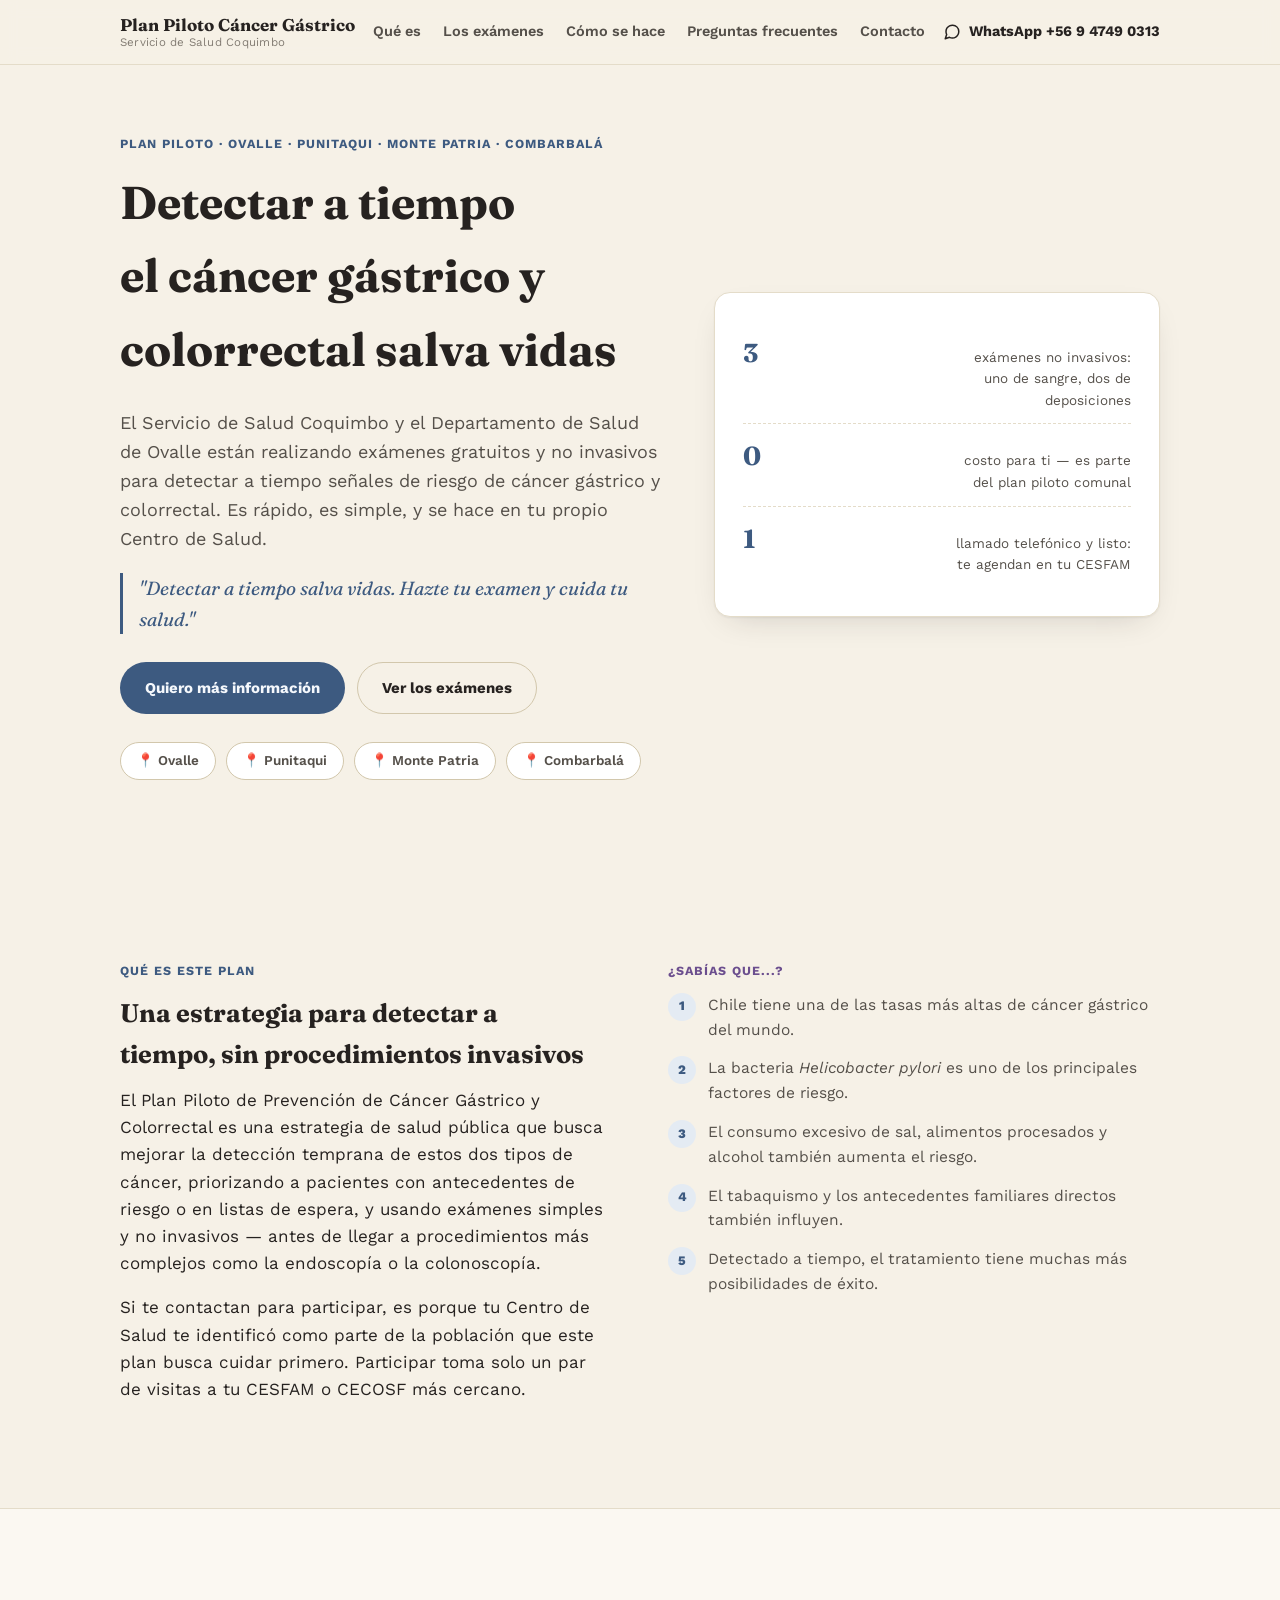
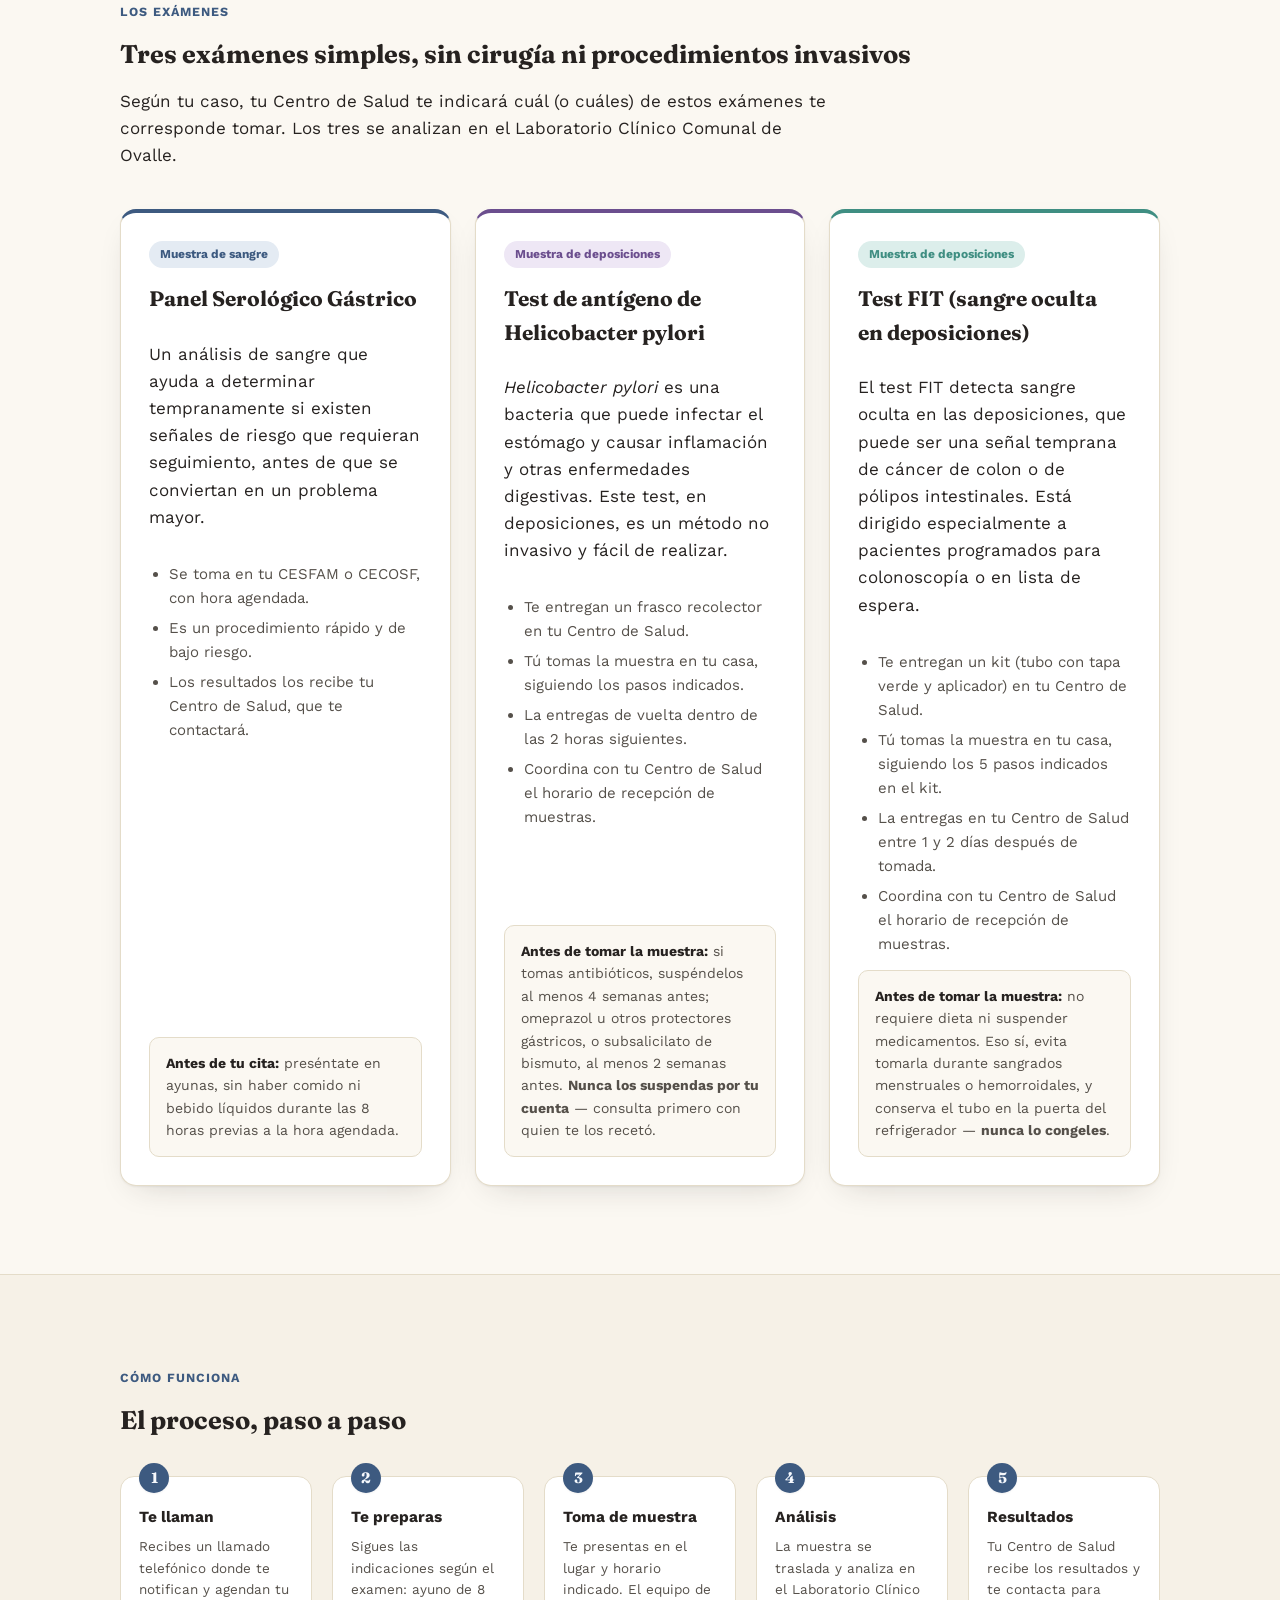
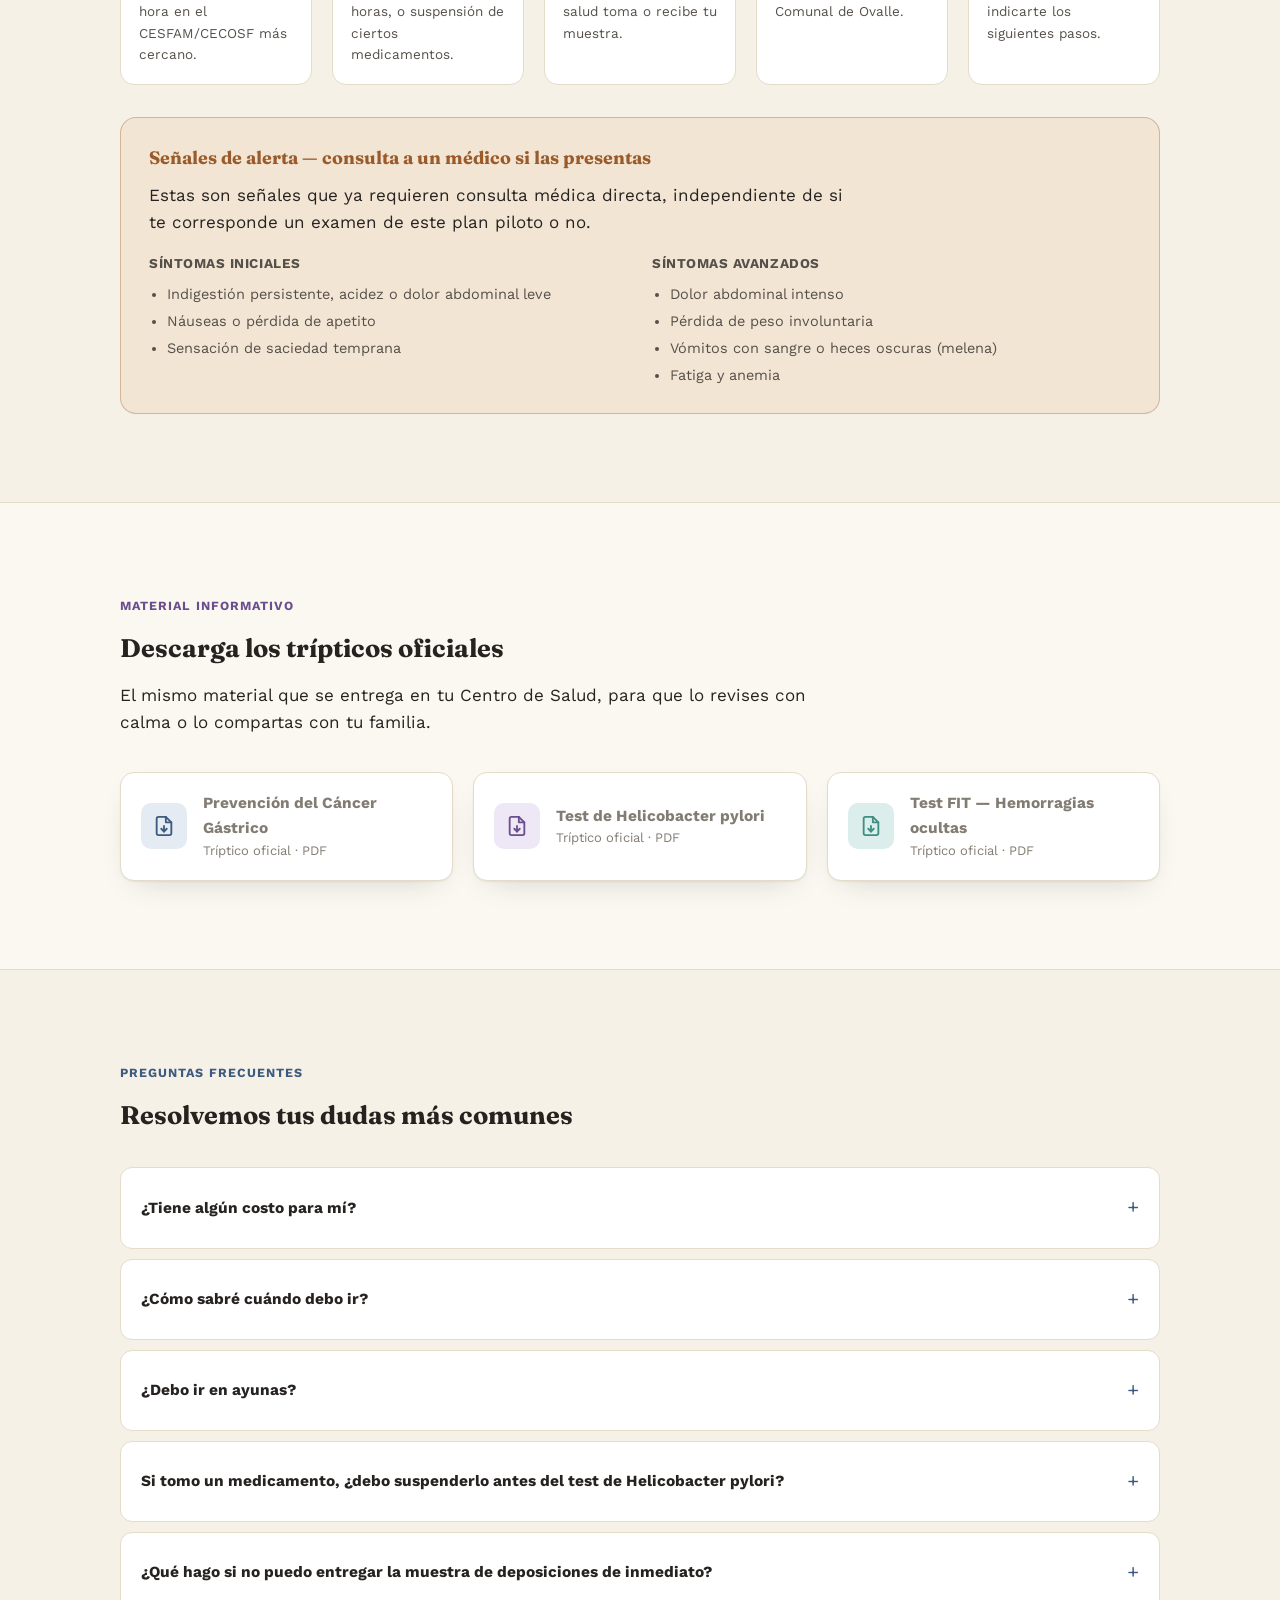
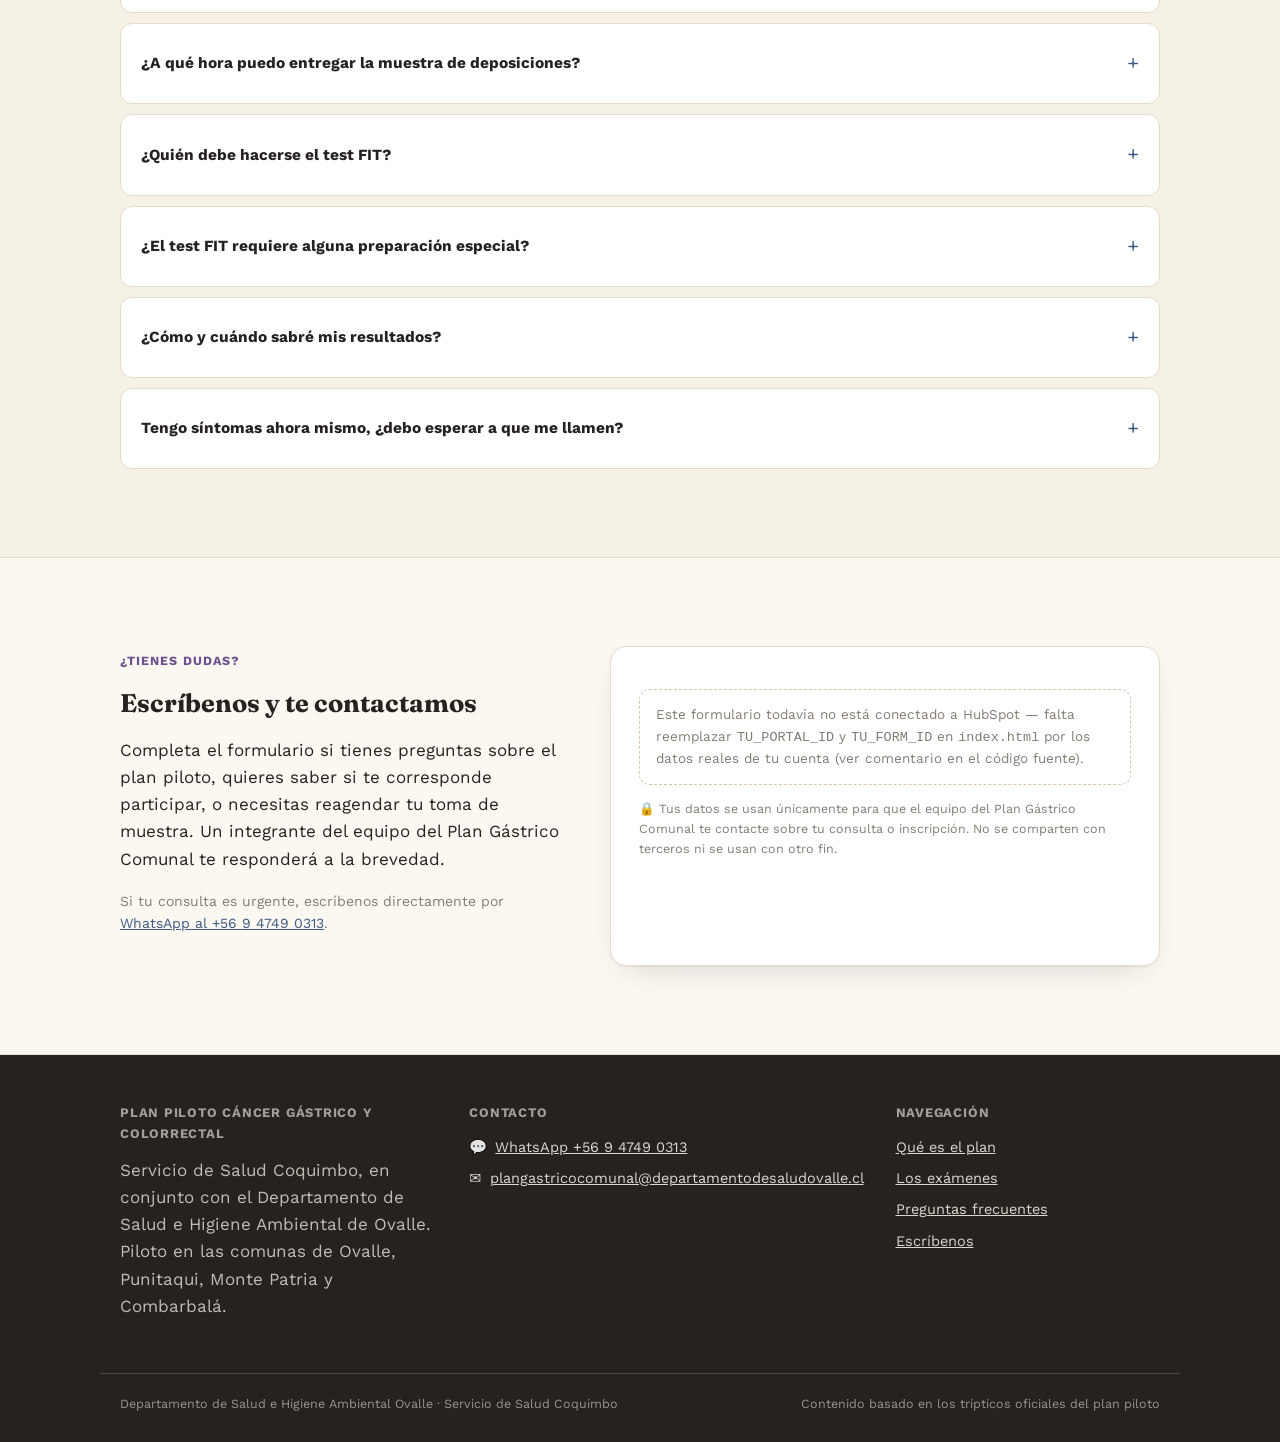
<file: index.html>
<!DOCTYPE html>
<html lang="es">
<head>
<meta charset="UTF-8">
<meta name="viewport" content="width=device-width, initial-scale=1">
<title>Plan Piloto Cáncer Gástrico y Colorrectal</title>
<meta name="description" content="Plan Piloto de Prevención de Cáncer Gástrico y Colorrectal — Servicio de Salud Coquimbo. Infórmate sobre los exámenes, cómo prepararte y resuelve tus dudas.">

<!-- No queremos que el sitio aparezca en buscadores por ahora (difusión solo
     por link directo/WhatsApp) -->
<meta name="robots" content="noindex, nofollow">

<!-- Vista previa al compartir el link (WhatsApp, Facebook, etc.) -->
<meta property="og:type" content="website">
<meta property="og:locale" content="es_CL">
<meta property="og:url" content="https://plan-gastrico-landing.pages.dev/">
<meta property="og:site_name" content="Plan Piloto Cáncer Gástrico y Colorrectal">
<meta property="og:title" content="Plan Piloto Cáncer Gástrico y Colorrectal">
<meta property="og:description" content="Exámenes gratuitos y no invasivos para detectar a tiempo el cáncer gástrico y colorrectal. Infórmate, agenda y resuelve tus dudas.">
<meta property="og:image" content="https://plan-gastrico-landing.pages.dev/assets/og-image.png">
<meta property="og:image:width" content="1200">
<meta property="og:image:height" content="630">
<meta name="twitter:card" content="summary_large_image">
<meta name="twitter:title" content="Plan Piloto Cáncer Gástrico y Colorrectal">
<meta name="twitter:description" content="Exámenes gratuitos y no invasivos para detectar a tiempo el cáncer gástrico y colorrectal.">
<meta name="twitter:image" content="https://plan-gastrico-landing.pages.dev/assets/og-image.png">

<link rel="icon" href="data:,">
<link rel="preconnect" href="https://fonts.googleapis.com">
<link rel="preconnect" href="https://fonts.gstatic.com" crossorigin>
<link href="https://fonts.googleapis.com/css2?family=Fraunces:ital,opsz,wght@0,9..144,500;0,9..144,600;0,9..144,700;1,9..144,500&family=Work+Sans:wght@400;500;600;700&display=swap" rel="stylesheet">
<link rel="stylesheet" href="css/styles.css">

<!-- ============================================================================
     Google Analytics 4
     TODO: reemplaza G-XXXXXXXXXX por tu Measurement ID real de GA4
     (Admin > Flujos de datos > tu flujo web > Measurement ID, en analytics.google.com)
     ============================================================================ -->
<script async src="https://www.googletagmanager.com/gtag/js?id=G-XXXXXXXXXX"></script>
<script>
  window.dataLayer = window.dataLayer || [];
  function gtag(){dataLayer.push(arguments);}
  gtag('js', new Date());
  gtag('config', 'G-XXXXXXXXXX');
</script>

<!-- Cloudflare Web Analytics (sin cookies; mide las visitas de plan-gastrico-landing.pages.dev).
     Panel: dash.cloudflare.com > Observabilidad > Analytics > Análisis web -->
<script type='module' src='https://static.cloudflareinsights.com/beacon.min.js' data-cf-beacon='{"token": "2b97d3cae6c04ddf9d316e2d764d6d80"}'></script>
</head>
<body>
<a class="skip-link" href="#contenido">Saltar al contenido</a>

<header class="site">
  <div class="container nav-row">
    <div class="brand">
      <strong>Plan Piloto Cáncer Gástrico</strong>
      <span>Servicio de Salud Coquimbo</span>
    </div>
    <nav class="links" aria-label="Navegación principal">
      <a href="#que-es">Qué es</a>
      <a href="#examenes">Los exámenes</a>
      <a href="#proceso">Cómo se hace</a>
      <a href="#preguntas">Preguntas frecuentes</a>
      <a href="#contacto">Contacto</a>
    </nav>
    <a class="nav-phone" href="https://wa.me/56947490313" target="_blank" rel="noopener">
      <svg width="18" height="18" viewBox="0 0 24 24" fill="none" stroke="currentColor" stroke-width="2" stroke-linecap="round" stroke-linejoin="round"><path d="M21 11.5a8.38 8.38 0 0 1-.9 3.8 8.5 8.5 0 0 1-7.6 4.7 8.38 8.38 0 0 1-3.8-.9L3 21l1.9-5.7a8.38 8.38 0 0 1-.9-3.8 8.5 8.5 0 0 1 4.7-7.6 8.38 8.38 0 0 1 3.8-.9h.5a8.48 8.48 0 0 1 8 8v.5z"/></svg>
      WhatsApp +56 9 4749 0313
    </a>
  </div>
</header>

<main id="contenido">

  <!-- ================= HERO ================= -->
  <section class="hero">
    <div class="container hero-grid">
      <div>
        <p class="eyebrow blue">Plan piloto · Ovalle · Punitaqui · Monte Patria · Combarbalá</p>
        <h1>Detectar a tiempo el cáncer gástrico y colorrectal salva vidas</h1>
        <p class="lede">El Servicio de Salud Coquimbo y el Departamento de Salud de Ovalle están
          realizando exámenes gratuitos y no invasivos para detectar a tiempo señales de riesgo de
          cáncer gástrico y colorrectal. Es rápido, es simple, y se hace en tu propio Centro de Salud.</p>
        <p class="hero-quote">"Detectar a tiempo salva vidas. Hazte tu examen y cuida tu salud."</p>
        <div class="hero-actions">
          <a class="btn btn-primary" href="#inscripcion">Quiero más información</a>
          <a class="btn btn-ghost" href="#examenes">Ver los exámenes</a>
        </div>
        <div class="comunas-strip" aria-label="Comunas del plan piloto">
          <span class="comuna-chip">📍 Ovalle</span>
          <span class="comuna-chip">📍 Punitaqui</span>
          <span class="comuna-chip">📍 Monte Patria</span>
          <span class="comuna-chip">📍 Combarbalá</span>
        </div>
      </div>
      <div class="hero-art" role="note" aria-label="Datos clave">
        <div class="stat"><b>3</b><span>exámenes no invasivos: uno de sangre, dos de deposiciones</span></div>
        <div class="stat"><b>0</b><span>costo para ti — es parte del plan piloto comunal</span></div>
        <div class="stat"><b>1</b><span>llamado telefónico y listo: te agendan en tu CESFAM</span></div>
      </div>
    </div>
  </section>

  <!-- ================= QUÉ ES / POR QUÉ ================= -->
  <section id="que-es">
    <div class="container split">
      <div>
        <p class="eyebrow blue">Qué es este plan</p>
        <h2>Una estrategia para detectar a tiempo, sin procedimientos invasivos</h2>
        <p>El Plan Piloto de Prevención de Cáncer Gástrico y Colorrectal es una estrategia de salud
          pública que busca mejorar la detección temprana de estos dos tipos de cáncer, priorizando
          a pacientes con antecedentes de riesgo o en listas de espera, y usando exámenes simples y
          no invasivos — antes de llegar a procedimientos más complejos como la endoscopía o la
          colonoscopía.</p>
        <p>Si te contactan para participar, es porque tu Centro de Salud te identificó como parte de
          la población que este plan busca cuidar primero. Participar toma solo un par de visitas
          a tu CESFAM o CECOSF más cercano.</p>
      </div>
      <div>
        <p class="eyebrow violet">¿Sabías que...?</p>
        <ul class="fact-list">
          <li><span class="dot">1</span><span>Chile tiene una de las tasas más altas de cáncer gástrico del mundo.</span></li>
          <li><span class="dot">2</span><span>La bacteria <em>Helicobacter pylori</em> es uno de los principales factores de riesgo.</span></li>
          <li><span class="dot">3</span><span>El consumo excesivo de sal, alimentos procesados y alcohol también aumenta el riesgo.</span></li>
          <li><span class="dot">4</span><span>El tabaquismo y los antecedentes familiares directos también influyen.</span></li>
          <li><span class="dot">5</span><span>Detectado a tiempo, el tratamiento tiene muchas más posibilidades de éxito.</span></li>
        </ul>
      </div>
    </div>
  </section>

  <!-- ================= LOS EXÁMENES ================= -->
  <section id="examenes" style="background:var(--surface-tint); border-block:1px solid var(--line);">
    <div class="container">
      <p class="eyebrow blue">Los exámenes</p>
      <h2>Tres exámenes simples, sin cirugía ni procedimientos invasivos</h2>
      <p>Según tu caso, tu Centro de Salud te indicará cuál (o cuáles) de estos exámenes te
        corresponde tomar. Los tres se analizan en el Laboratorio Clínico Comunal de Ovalle.</p>

      <div class="exams-grid">
        <article class="exam-card blue">
          <span class="tag">Muestra de sangre</span>
          <h3>Panel Serológico Gástrico</h3>
          <p>Un análisis de sangre que ayuda a determinar tempranamente si existen señales de
            riesgo que requieran seguimiento, antes de que se conviertan en un problema mayor.</p>
          <ul>
            <li>Se toma en tu CESFAM o CECOSF, con hora agendada.</li>
            <li>Es un procedimiento rápido y de bajo riesgo.</li>
            <li>Los resultados los recibe tu Centro de Salud, que te contactará.</li>
          </ul>
          <div class="prep"><b>Antes de tu cita:</b> preséntate en ayunas, sin haber comido ni
            bebido líquidos durante las 8 horas previas a la hora agendada.</div>
        </article>

        <article class="exam-card violet">
          <span class="tag">Muestra de deposiciones</span>
          <h3>Test de antígeno de Helicobacter pylori</h3>
          <p><em>Helicobacter pylori</em> es una bacteria que puede infectar el estómago y causar
            inflamación y otras enfermedades digestivas. Este test, en deposiciones, es un método
            no invasivo y fácil de realizar.</p>
          <ul>
            <li>Te entregan un frasco recolector en tu Centro de Salud.</li>
            <li>Tú tomas la muestra en tu casa, siguiendo los pasos indicados.</li>
            <li>La entregas de vuelta dentro de las 2 horas siguientes.</li>
            <li>Coordina con tu Centro de Salud el horario de recepción de muestras.</li>
          </ul>
          <div class="prep"><b>Antes de tomar la muestra:</b> si tomas antibióticos, suspéndelos
            al menos 4 semanas antes; omeprazol u otros protectores gástricos, o subsalicilato de
            bismuto, al menos 2 semanas antes. <strong>Nunca los suspendas por tu cuenta</strong> —
            consulta primero con quien te los recetó.</div>
        </article>

        <article class="exam-card teal">
          <span class="tag">Muestra de deposiciones</span>
          <h3>Test FIT (sangre oculta en deposiciones)</h3>
          <p>El test FIT detecta sangre oculta en las deposiciones, que puede ser una señal temprana
            de cáncer de colon o de pólipos intestinales. Está dirigido especialmente a pacientes
            programados para colonoscopía o en lista de espera.</p>
          <ul>
            <li>Te entregan un kit (tubo con tapa verde y aplicador) en tu Centro de Salud.</li>
            <li>Tú tomas la muestra en tu casa, siguiendo los 5 pasos indicados en el kit.</li>
            <li>La entregas en tu Centro de Salud entre 1 y 2 días después de tomada.</li>
            <li>Coordina con tu Centro de Salud el horario de recepción de muestras.</li>
          </ul>
          <div class="prep"><b>Antes de tomar la muestra:</b> no requiere dieta ni suspender
            medicamentos. Eso sí, evita tomarla durante sangrados menstruales o hemorroidales, y
            conserva el tubo en la puerta del refrigerador — <strong>nunca lo congeles</strong>.</div>
        </article>
      </div>
    </div>
  </section>

  <!-- ================= PROCESO PASO A PASO ================= -->
  <section id="proceso">
    <div class="container">
      <p class="eyebrow blue">Cómo funciona</p>
      <h2>El proceso, paso a paso</h2>
      <div class="steps">
        <div class="step">
          <h4>Te llaman</h4>
          <p>Recibes un llamado telefónico donde te notifican y agendan tu hora en el CESFAM/CECOSF más cercano.</p>
        </div>
        <div class="step">
          <h4>Te preparas</h4>
          <p>Sigues las indicaciones según el examen: ayuno de 8 horas, o suspensión de ciertos medicamentos.</p>
        </div>
        <div class="step">
          <h4>Toma de muestra</h4>
          <p>Te presentas en el lugar y horario indicado. El equipo de salud toma o recibe tu muestra.</p>
        </div>
        <div class="step">
          <h4>Análisis</h4>
          <p>La muestra se traslada y analiza en el Laboratorio Clínico Comunal de Ovalle.</p>
        </div>
        <div class="step">
          <h4>Resultados</h4>
          <p>Tu Centro de Salud recibe los resultados y te contacta para indicarte los siguientes pasos.</p>
        </div>
      </div>

      <div class="alert-box">
        <h3>Señales de alerta — consulta a un médico si las presentas</h3>
        <p>Estas son señales que ya requieren consulta médica directa, independiente de si te
          corresponde un examen de este plan piloto o no.</p>
        <div class="symptoms-grid">
          <div>
            <h4>Síntomas iniciales</h4>
            <ul>
              <li>Indigestión persistente, acidez o dolor abdominal leve</li>
              <li>Náuseas o pérdida de apetito</li>
              <li>Sensación de saciedad temprana</li>
            </ul>
          </div>
          <div>
            <h4>Síntomas avanzados</h4>
            <ul>
              <li>Dolor abdominal intenso</li>
              <li>Pérdida de peso involuntaria</li>
              <li>Vómitos con sangre o heces oscuras (melena)</li>
              <li>Fatiga y anemia</li>
            </ul>
          </div>
        </div>
      </div>
    </div>
  </section>

  <!-- ================= DESCARGAS ================= -->
  <section style="background:var(--surface-tint); border-block:1px solid var(--line);">
    <div class="container">
      <p class="eyebrow violet">Material informativo</p>
      <h2>Descarga los trípticos oficiales</h2>
      <p>El mismo material que se entrega en tu Centro de Salud, para que lo revises con calma o
        lo compartas con tu familia.</p>
      <div class="downloads-grid">
        <a class="download-card blue" href="assets/triptico-prevencion-cancer-gastrico.pdf" download>
          <span class="ico" aria-hidden="true">
            <svg width="22" height="22" viewBox="0 0 24 24" fill="none" stroke="currentColor" stroke-width="2" stroke-linecap="round" stroke-linejoin="round"><path d="M14 2H6a2 2 0 0 0-2 2v16a2 2 0 0 0 2 2h12a2 2 0 0 0 2-2V8z"/><path d="M14 2v6h6"/><path d="M12 18v-6"/><path d="m9 15 3 3 3-3"/></svg>
          </span>
          <span><strong>Prevención del Cáncer Gástrico</strong><span>Tríptico oficial · PDF</span></span>
        </a>
        <a class="download-card violet" href="assets/triptico-helicobacter-pylori.pdf" download>
          <span class="ico" aria-hidden="true">
            <svg width="22" height="22" viewBox="0 0 24 24" fill="none" stroke="currentColor" stroke-width="2" stroke-linecap="round" stroke-linejoin="round"><path d="M14 2H6a2 2 0 0 0-2 2v16a2 2 0 0 0 2 2h12a2 2 0 0 0 2-2V8z"/><path d="M14 2v6h6"/><path d="M12 18v-6"/><path d="m9 15 3 3 3-3"/></svg>
          </span>
          <span><strong>Test de Helicobacter pylori</strong><span>Tríptico oficial · PDF</span></span>
        </a>
        <a class="download-card teal" href="assets/triptico-test-fit.pdf" download>
          <span class="ico" aria-hidden="true">
            <svg width="22" height="22" viewBox="0 0 24 24" fill="none" stroke="currentColor" stroke-width="2" stroke-linecap="round" stroke-linejoin="round"><path d="M14 2H6a2 2 0 0 0-2 2v16a2 2 0 0 0 2 2h12a2 2 0 0 0 2-2V8z"/><path d="M14 2v6h6"/><path d="M12 18v-6"/><path d="m9 15 3 3 3-3"/></svg>
          </span>
          <span><strong>Test FIT — Hemorragias ocultas</strong><span>Tríptico oficial · PDF</span></span>
        </a>
      </div>
    </div>
  </section>

  <!-- ================= FAQ ================= -->
  <section id="preguntas">
    <div class="container">
      <p class="eyebrow blue">Preguntas frecuentes</p>
      <h2>Resolvemos tus dudas más comunes</h2>
      <div class="faq">
        <details>
          <summary>¿Tiene algún costo para mí?</summary>
          <p>No. Los exámenes de este plan piloto son gratuitos para las y los pacientes de Ovalle,
            Punitaqui, Monte Patria y Combarbalá que sean contactados por su Centro de Salud.</p>
        </details>
        <details>
          <summary>¿Cómo sabré cuándo debo ir?</summary>
          <p>Recibirás un llamado telefónico de tu Centro de Salud, donde te notificarán y
            agendarán la hora para tu toma de muestra.</p>
        </details>
        <details>
          <summary>¿Debo ir en ayunas?</summary>
          <p>Solo para el Panel Serológico Gástrico (examen de sangre): sin alimentos ni líquidos
            durante las 8 horas previas a tu hora agendada. Los exámenes de deposiciones (test de
            Helicobacter pylori y test FIT) no requieren ayuno — el de H. pylori sí exige revisar si
            debes suspender algún medicamento (ver la tarjeta del examen más arriba).</p>
        </details>
        <details>
          <summary>Si tomo un medicamento, ¿debo suspenderlo antes del test de Helicobacter pylori?</summary>
          <p>Depende del medicamento: antibióticos (4 semanas antes), omeprazol/esomeprazol/
            pantoprazol/lanzoprazol o subsalicilato de bismuto (2 semanas antes). Si te lo recetó un
            médico, no lo suspendas por tu cuenta — consulta primero con quien te lo recetó, o
            espera a terminar tu tratamiento antes de tomar la muestra.</p>
        </details>
        <details>
          <summary>¿Qué hago si no puedo entregar la muestra de deposiciones de inmediato?</summary>
          <p>Depende del examen. Para el test de <strong>Helicobacter pylori</strong>: refrigérala
            hasta por 24 horas, idealmente entrégala dentro de las 2 horas siguientes a la toma. Para
            el <strong>test FIT</strong>: consérvala en la puerta del refrigerador y entrégala dentro
            de 1 a 2 días. En ambos casos, <strong>nunca la congeles</strong>.</p>
        </details>
        <details>
          <summary>¿A qué hora puedo entregar la muestra de deposiciones?</summary>
          <p>El horario de recepción de muestras de deposición (Helicobacter pylori y FIT) puede
            variar entre centros de salud. Coordina con tu CESFAM o CECOSF el horario exacto en el
            momento en que te entreguen el frasco o el kit, para no correr riesgo de que la muestra
            se eche a perder esperando a ser recibida.</p>
        </details>
        <details>
          <summary>¿Quién debe hacerse el test FIT?</summary>
          <p>El test FIT está dirigido especialmente a pacientes programados para colonoscopía o que
            están en lista de espera para ese procedimiento, contactados por el equipo del
            Departamento de Salud Municipal. Detecta sangre oculta en las deposiciones, una señal
            temprana de cáncer de colon o de pólipos intestinales.</p>
        </details>
        <details>
          <summary>¿El test FIT requiere alguna preparación especial?</summary>
          <p>No requiere dieta ni suspender medicamentos. Solo evita tomar la muestra durante
            sangrados menstruales o hemorroidales, ya que pueden alterar el resultado.</p>
        </details>
        <details>
          <summary>¿Cómo y cuándo sabré mis resultados?</summary>
          <p>Los resultados se envían a tu Centro de Salud. El equipo de salud se contactará
            contigo para indicarte las acciones a seguir, según corresponda.</p>
        </details>
        <details>
          <summary>Tengo síntomas ahora mismo, ¿debo esperar a que me llamen?</summary>
          <p>No. Si presentas alguna de las señales de alerta indicadas más arriba (especialmente
            las avanzadas), consulta a un médico directamente en tu Centro de Salud, sin esperar el
            llamado de este plan piloto.</p>
        </details>
      </div>
    </div>
  </section>

  <!-- ================= FORMULARIO ================= -->
  <section id="inscripcion" class="form-section">
    <div class="container form-wrap">
      <div>
        <p class="eyebrow violet">¿Tienes dudas?</p>
        <h2>Escríbenos y te contactamos</h2>
        <p>Completa el formulario si tienes preguntas sobre el plan piloto, quieres saber si te
          corresponde participar, o necesitas reagendar tu toma de muestra. Un integrante del
          equipo del Plan Gástrico Comunal te responderá a la brevedad.</p>
        <p style="color:var(--ink-faint); font-size:14px;">Si tu consulta es urgente, escríbenos
          directamente por <a href="https://wa.me/56947490313" target="_blank" rel="noopener">WhatsApp al +56 9 4749 0313</a>.</p>
      </div>
      <div class="form-card">
        <!-- ====================================================================
             Formulario de HubSpot
             TODO: reemplaza TU_PORTAL_ID y TU_FORM_ID por los datos reales de tu
             cuenta de HubSpot (Marketing > Formularios > [tu formulario] >
             Compartir > Insertar código > "ID de la región/portal" y "ID del
             formulario"). La región ("na1") también puede variar según tu
             cuenta — revísala en el mismo panel de HubSpot.
             ==================================================================== -->
        <div id="hubspot-form-container"></div>
        <script src="https://js.hsforms.net/forms/embed/TU_PORTAL_ID.js" defer></script>
        <script>
          window.addEventListener('DOMContentLoaded', function () {
            if (window.hbspt) {
              hbspt.forms.create({
                region: "na1",
                portalId: "TU_PORTAL_ID",
                formId: "TU_FORM_ID",
                target: "#hubspot-form-container"
              });
            }
          });
        </script>
        <p class="form-fallback-note">Este formulario todavía no está conectado a HubSpot — falta
          reemplazar <code>TU_PORTAL_ID</code> y <code>TU_FORM_ID</code> en <code>index.html</code>
          por los datos reales de tu cuenta (ver comentario en el código fuente).</p>
        <p style="font-size:12.5px; color:var(--ink-faint); margin-top:14px;">🔒 Tus datos se usan
          únicamente para que el equipo del Plan Gástrico Comunal te contacte sobre tu consulta o
          inscripción. No se comparten con terceros ni se usan con otro fin.</p>
      </div>
    </div>
  </section>

</main>

<footer class="site" id="contacto">
  <div class="container footer-grid">
    <div>
      <h4>Plan Piloto Cáncer Gástrico y Colorrectal</h4>
      <p style="color:inherit; max-width:38ch; opacity:.85;">Servicio de Salud Coquimbo, en
        conjunto con el Departamento de Salud e Higiene Ambiental de Ovalle. Piloto en las comunas
        de Ovalle, Punitaqui, Monte Patria y Combarbalá.</p>
    </div>
    <div>
      <h4>Contacto</h4>
      <div class="contact-line">💬 <a href="https://wa.me/56947490313" target="_blank" rel="noopener">WhatsApp +56 9 4749 0313</a></div>
      <div class="contact-line">✉️ <a href="mailto:plangastricocomunal@departamentodesaludovalle.cl">plangastricocomunal@departamentodesaludovalle.cl</a></div>
    </div>
    <div>
      <h4>Navegación</h4>
      <div class="contact-line"><a href="#que-es">Qué es el plan</a></div>
      <div class="contact-line"><a href="#examenes">Los exámenes</a></div>
      <div class="contact-line"><a href="#preguntas">Preguntas frecuentes</a></div>
      <div class="contact-line"><a href="#inscripcion">Escríbenos</a></div>
    </div>
  </div>
  <div class="container footer-bottom">
    <span>Departamento de Salud e Higiene Ambiental Ovalle · Servicio de Salud Coquimbo</span>
    <span>Contenido basado en los trípticos oficiales del plan piloto</span>
  </div>
</footer>

<script src="js/main.js"></script>
</body>
</html>
</file>
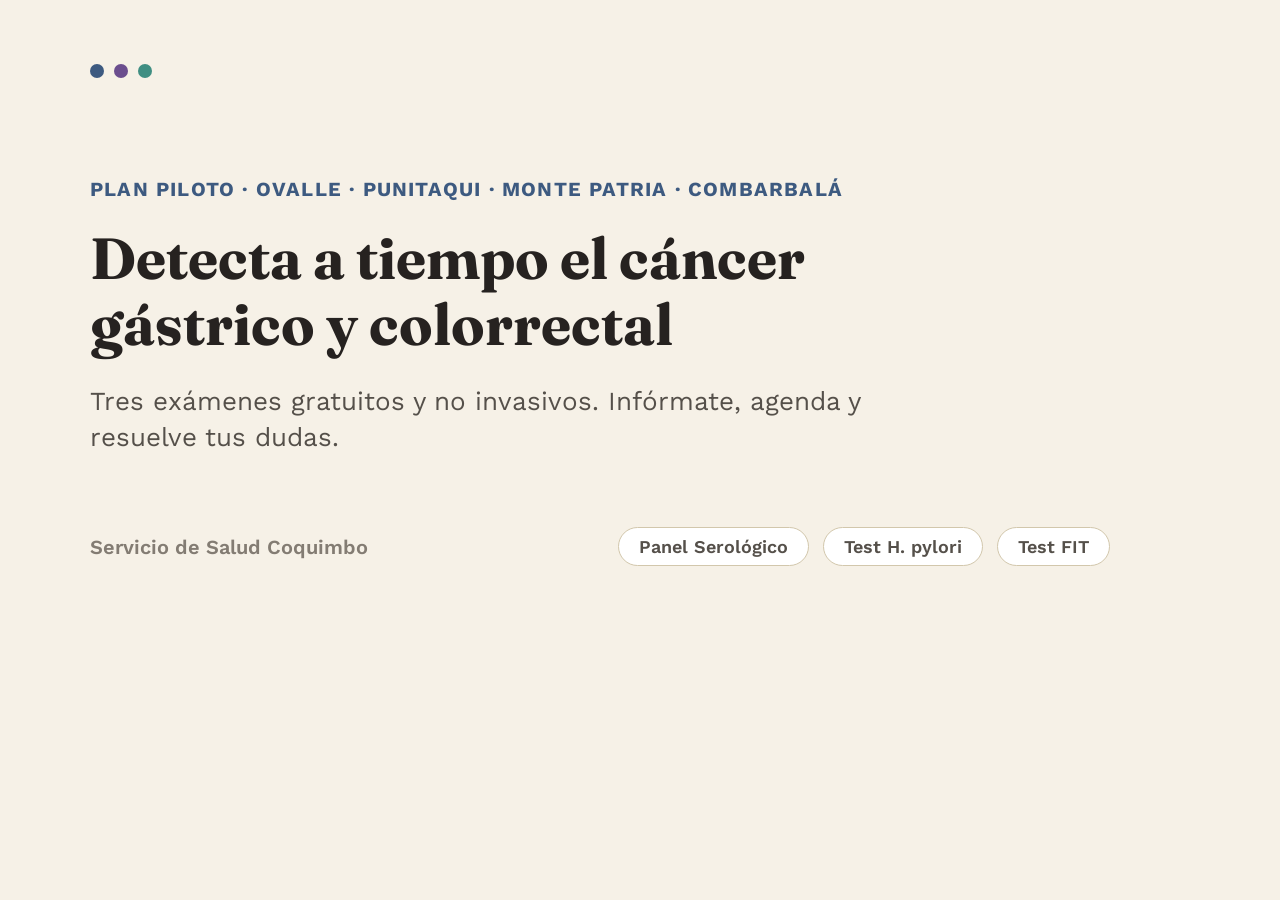
<file: assets/og-image-source.html>
<!DOCTYPE html>
<html lang="es">
<head>
<meta charset="UTF-8">
<title>og</title>
<link href="https://fonts.googleapis.com/css2?family=Fraunces:ital,opsz,wght@0,9..144,600;0,9..144,700&family=Work+Sans:wght@500;600&display=swap" rel="stylesheet">
<style>
  * { box-sizing: border-box; }
  html, body {
    margin: 0; padding: 0; width: 1200px; height: 630px; overflow: hidden;
    background: #F6F1E7;
    font-family: 'Work Sans', sans-serif;
  }
  .wrap {
    width: 1200px; height: 630px;
    display: flex; flex-direction: column; justify-content: center;
    padding: 80px 90px;
    position: relative;
  }
  .dots { position: absolute; top: 64px; left: 90px; display: flex; gap: 10px; }
  .dot { width: 14px; height: 14px; border-radius: 50%; }
  .eyebrow {
    font-size: 20px; font-weight: 700; letter-spacing: .06em; text-transform: uppercase;
    color: #3D5A80; margin: 0 0 22px;
  }
  h1 {
    font-family: 'Fraunces', serif; font-weight: 700; font-size: 58px; line-height: 1.14;
    color: #262220; margin: 0 0 26px; max-width: 950px;
  }
  p { font-size: 26px; color: #55504A; margin: 0; max-width: 820px; line-height: 1.4; }
  .footer-row {
    position: absolute; bottom: 64px; left: 90px; right: 90px;
    display: flex; justify-content: space-between; align-items: center;
    font-size: 20px; color: #837C73; font-weight: 600;
  }
  .pill { display: flex; gap: 14px; }
  .pill span {
    background: #FFFFFF; border: 1px solid #D2C7AC; border-radius: 100px;
    padding: 8px 20px; font-size: 18px; color: #55504A;
  }
</style>
</head>
<body>
  <div class="wrap">
    <div class="dots">
      <div class="dot" style="background:#3D5A80"></div>
      <div class="dot" style="background:#6B4E8E"></div>
      <div class="dot" style="background:#3F8E82"></div>
    </div>
    <p class="eyebrow">Plan Piloto · Ovalle · Punitaqui · Monte Patria · Combarbalá</p>
    <h1>Detecta a tiempo el cáncer gástrico y colorrectal</h1>
    <p>Tres exámenes gratuitos y no invasivos. Infórmate, agenda y resuelve tus dudas.</p>
    <div class="footer-row">
      <span>Servicio de Salud Coquimbo</span>
      <div class="pill"><span>Panel Serológico</span><span>Test H. pylori</span><span>Test FIT</span></div>
    </div>
  </div>
</body>
</html>
</file>
<file: css/styles.css>
/* ============================================================================
   Plan Piloto Cáncer Gástrico y Colorrectal — Landing page de pacientes
   Servicio de Salud Coquimbo · Departamento de Salud e Higiene Ambiental Ovalle
   ============================================================================ */

:root {
  --ink: #262220;
  --ink-soft: #55504A;
  --ink-faint: #837C73;
  --bg: #F6F1E7;
  --surface: #FFFFFF;
  --surface-tint: #FBF8F2;
  --line: #E4DCC9;
  --line-strong: #D2C7AC;

  --blue: #3D5A80;
  --blue-ink: #F5F8FC;
  --blue-soft: #E4EBF3;
  --blue-line: #C4D2E3;

  --violet: #6B4E8E;
  --violet-ink: #FAF7FD;
  --violet-soft: #EEE7F5;
  --violet-line: #D7C9E7;

  --teal: #3F8E82;
  --teal-ink: #F3FBFA;
  --teal-soft: #DCEEEB;
  --teal-line: #B9DAD3;

  --warn: #9A5B2A;
  --warn-soft: #F3E5D4;

  --shadow: 0 1px 2px rgba(38, 34, 32, .06), 0 12px 32px -16px rgba(38, 34, 32, .22);
  --radius: 16px;
}

@media (prefers-color-scheme: dark) {
  :root:not([data-theme="light"]) {
    --ink: #ECE7DD;
    --ink-soft: #C7C0B4;
    --ink-faint: #968E80;
    --bg: #1B1712;
    --surface: #241F19;
    --surface-tint: #2A241D;
    --line: #3A342B;
    --line-strong: #4A4235;

    --blue: #8FADD4;
    --blue-ink: #101823;
    --blue-soft: #23324A;
    --blue-line: #3C4F6C;

    --violet: #C3AAE6;
    --violet-ink: #1A1424;
    --violet-soft: #362A47;
    --violet-line: #4E3D64;

    --teal: #7FC4B8;
    --teal-ink: #0F2622;
    --teal-soft: #1E3A35;
    --teal-line: #33564E;

    --warn: #E0A468;
    --warn-soft: #3A2C1C;

    --shadow: 0 1px 2px rgba(0,0,0,.4), 0 16px 40px -20px rgba(0,0,0,.7);
  }
}
:root[data-theme="dark"] {
  --ink: #ECE7DD; --ink-soft: #C7C0B4; --ink-faint: #968E80;
  --bg: #1B1712; --surface: #241F19; --surface-tint: #2A241D;
  --line: #3A342B; --line-strong: #4A4235;
  --blue: #8FADD4; --blue-ink: #101823; --blue-soft: #23324A; --blue-line: #3C4F6C;
  --violet: #C3AAE6; --violet-ink: #1A1424; --violet-soft: #362A47; --violet-line: #4E3D64;
  --teal: #7FC4B8; --teal-ink: #0F2622; --teal-soft: #1E3A35; --teal-line: #33564E;
  --warn: #E0A468; --warn-soft: #3A2C1C;
  --shadow: 0 1px 2px rgba(0,0,0,.4), 0 16px 40px -20px rgba(0,0,0,.7);
}

* { box-sizing: border-box; }
html { scroll-behavior: smooth; }
body {
  margin: 0;
  background: var(--bg);
  color: var(--ink);
  font-family: 'Work Sans', system-ui, sans-serif;
  font-size: 17px;
  line-height: 1.6;
  -webkit-font-smoothing: antialiased;
}
img { max-width: 100%; display: block; }
h1, h2, h3 { font-family: 'Fraunces', Georgia, serif; text-wrap: balance; margin: 0 0 .5em; color: var(--ink); }
p { margin: 0 0 1em; max-width: 65ch; }
a { color: var(--blue); }
[hidden] { display: none !important; }

.container {
  max-width: 1080px;
  margin: 0 auto;
  padding-inline: 20px;
}
section { padding-block: 56px; }
@media (min-width: 760px) { section { padding-block: 88px; } }

.eyebrow {
  display: inline-block;
  font-size: 12.5px;
  font-weight: 700;
  letter-spacing: .08em;
  text-transform: uppercase;
  margin: 0 0 12px;
}
.eyebrow.blue { color: var(--blue); }
.eyebrow.violet { color: var(--violet); }

/* ---- Header / nav ---- */
header.site {
  position: sticky;
  top: 0;
  z-index: 40;
  background: color-mix(in srgb, var(--bg) 92%, transparent);
  backdrop-filter: blur(8px);
  border-bottom: 1px solid var(--line);
}
.nav-row {
  display: flex;
  align-items: center;
  justify-content: space-between;
  gap: 16px;
  padding-block: 14px;
}
.brand {
  display: flex;
  flex-direction: column;
  line-height: 1.25;
}
.brand strong { font-family: 'Fraunces', serif; font-size: 17px; }
.brand span { font-size: 11.5px; color: var(--ink-faint); letter-spacing: .02em; }
nav.links {
  display: none;
  gap: 22px;
  font-size: 14.5px;
  font-weight: 600;
}
nav.links a { color: var(--ink-soft); text-decoration: none; }
nav.links a:hover { color: var(--blue); }
@media (min-width: 860px) { nav.links { display: flex; } }
.nav-phone {
  display: flex;
  align-items: center;
  gap: 8px;
  font-weight: 700;
  font-size: 14.5px;
  color: var(--ink);
  text-decoration: none;
  white-space: nowrap;
}
.nav-phone svg { flex-shrink: 0; }

/* ---- Buttons ---- */
.btn {
  display: inline-flex;
  align-items: center;
  gap: 8px;
  font: inherit;
  font-weight: 700;
  font-size: 15px;
  padding: 13px 24px;
  border-radius: 100px;
  border: 1px solid transparent;
  cursor: pointer;
  text-decoration: none;
  transition: transform .12s ease;
}
.btn:active { transform: scale(.98); }
.btn-primary { background: var(--blue); color: var(--blue-ink); }
.btn-ghost { background: transparent; color: var(--ink); border-color: var(--line-strong); }
.btn-violet { background: var(--violet); color: var(--violet-ink); }
.btn-outline-blue { background: var(--blue-soft); color: var(--blue); border-color: var(--blue-line); }
.btn-outline-violet { background: var(--violet-soft); color: var(--violet); border-color: var(--violet-line); }

/* ---- Hero ---- */
.hero { padding-top: 64px; }
.hero-grid {
  display: grid;
  gap: 36px;
  align-items: center;
}
@media (min-width: 860px) { .hero-grid { grid-template-columns: 1.1fr .9fr; gap: 48px; } }
.hero h1 { font-size: clamp(30px, 4.6vw, 46px); }
.hero .lede { font-size: 18px; color: var(--ink-soft); max-width: 52ch; }
.hero-quote {
  font-family: 'Fraunces', serif;
  font-style: italic;
  font-size: 19px;
  color: var(--blue);
  border-left: 3px solid var(--blue);
  padding-left: 16px;
  margin: 20px 0 28px;
}
.hero-actions { display: flex; flex-wrap: wrap; gap: 12px; }
.hero-art {
  background: var(--surface);
  border: 1px solid var(--line);
  border-radius: var(--radius);
  box-shadow: var(--shadow);
  padding: 28px;
}
.hero-art .stat { display: flex; justify-content: space-between; align-items: baseline; padding-block: 12px; border-bottom: 1px dashed var(--line); }
.hero-art .stat:last-child { border-bottom: none; }
.hero-art .stat b { font-family: 'Fraunces', serif; font-size: 26px; color: var(--blue); }
.hero-art .stat span { font-size: 13.5px; color: var(--ink-soft); max-width: 22ch; text-align: right; }

/* ---- Comunas strip ---- */
.comunas-strip {
  display: flex;
  flex-wrap: wrap;
  gap: 10px;
  margin-top: 28px;
}
.comuna-chip {
  background: var(--surface);
  border: 1px solid var(--line-strong);
  border-radius: 100px;
  padding: 7px 16px;
  font-size: 13.5px;
  font-weight: 600;
  color: var(--ink-soft);
}

/* ---- Qué es / Por qué ---- */
.split {
  display: grid;
  gap: 40px;
}
@media (min-width: 860px) { .split { grid-template-columns: 1fr 1fr; gap: 56px; } }
.fact-list { list-style: none; margin: 0; padding: 0; display: grid; gap: 14px; }
.fact-list li {
  display: grid;
  grid-template-columns: 28px 1fr;
  gap: 12px;
  align-items: start;
  font-size: 15.5px;
  color: var(--ink-soft);
}
.fact-list .dot {
  width: 28px; height: 28px; border-radius: 50%;
  background: var(--blue-soft); color: var(--blue);
  display: flex; align-items: center; justify-content: center;
  font-weight: 800; font-size: 13px; flex-shrink: 0;
}

/* ---- Exam cards ---- */
.exams-grid {
  display: grid;
  gap: 24px;
  margin-top: 40px;
}
@media (min-width: 640px) { .exams-grid { grid-template-columns: repeat(auto-fit, minmax(260px, 1fr)); } }
.exam-card {
  background: var(--surface);
  border: 1px solid var(--line);
  border-radius: var(--radius);
  box-shadow: var(--shadow);
  padding: 28px;
  display: flex;
  flex-direction: column;
  gap: 14px;
}
.exam-card.blue { border-top: 4px solid var(--blue); }
.exam-card.violet { border-top: 4px solid var(--violet); }
.exam-card.teal { border-top: 4px solid var(--teal); }
.exam-card h3 { font-size: 21px; }
.exam-card .tag {
  align-self: flex-start;
  font-size: 12px; font-weight: 700; padding: 4px 11px; border-radius: 100px;
}
.exam-card.blue .tag { background: var(--blue-soft); color: var(--blue); }
.exam-card.violet .tag { background: var(--violet-soft); color: var(--violet); }
.exam-card.teal .tag { background: var(--teal-soft); color: var(--teal); }
.exam-card ul { margin: 0; padding-left: 20px; font-size: 15px; color: var(--ink-soft); display: grid; gap: 6px; }
.exam-card .prep {
  margin-top: auto;
  background: var(--surface-tint);
  border: 1px solid var(--line);
  border-radius: 10px;
  padding: 14px 16px;
  font-size: 14px;
  color: var(--ink-soft);
}
.exam-card .prep b { color: var(--ink); }

/* ---- Steps ---- */
.steps {
  counter-reset: step;
  display: grid;
  gap: 20px;
  margin-top: 36px;
}
@media (min-width: 700px) { .steps { grid-template-columns: repeat(5, 1fr); } }
.step {
  position: relative;
  background: var(--surface);
  border: 1px solid var(--line);
  border-radius: 14px;
  padding: 22px 18px 18px;
}
.step::before {
  counter-increment: step;
  content: counter(step);
  position: absolute; top: -14px; left: 18px;
  width: 30px; height: 30px; border-radius: 50%;
  background: var(--blue); color: var(--blue-ink);
  display: flex; align-items: center; justify-content: center;
  font-family: 'Fraunces', serif; font-weight: 700; font-size: 15px;
  box-shadow: var(--shadow);
}
.step h4 { font-size: 15.5px; margin: 6px 0 6px; }
.step p { font-size: 13.5px; color: var(--ink-soft); margin: 0; }

/* ---- Alert / síntomas ---- */
.alert-box {
  background: var(--warn-soft);
  border: 1px solid color-mix(in srgb, var(--warn) 35%, transparent);
  border-radius: var(--radius);
  padding: 26px 28px;
  margin-top: 32px;
}
.alert-box h3 { color: var(--warn); font-size: 18px; }
.symptoms-grid { display: grid; gap: 24px; margin-top: 12px; }
@media (min-width: 700px) { .symptoms-grid { grid-template-columns: 1fr 1fr; } }
.symptoms-grid h4 { font-size: 13.5px; text-transform: uppercase; letter-spacing: .04em; color: var(--ink-soft); margin: 0 0 8px; }
.symptoms-grid ul { margin: 0; padding-left: 18px; font-size: 14.5px; color: var(--ink-soft); display: grid; gap: 4px; }

/* ---- Downloads ---- */
.downloads-grid { display: grid; gap: 20px; margin-top: 36px; }
@media (min-width: 640px) { .downloads-grid { grid-template-columns: repeat(auto-fit, minmax(240px, 1fr)); } }
.download-card {
  display: flex;
  align-items: center;
  gap: 16px;
  background: var(--surface);
  border: 1px solid var(--line);
  border-radius: 14px;
  padding: 18px 20px;
  text-decoration: none;
  color: var(--ink);
  box-shadow: var(--shadow);
}
.download-card .ico {
  width: 46px; height: 46px; border-radius: 10px;
  display: flex; align-items: center; justify-content: center;
  flex-shrink: 0;
}
.download-card.blue .ico { background: var(--blue-soft); color: var(--blue); }
.download-card.violet .ico { background: var(--violet-soft); color: var(--violet); }
.download-card.teal .ico { background: var(--teal-soft); color: var(--teal); }
.download-card strong { display: block; font-size: 15.5px; }
.download-card span { font-size: 13px; color: var(--ink-faint); }

/* ---- FAQ ---- */
.faq { display: grid; gap: 10px; margin-top: 32px; }
.faq details {
  background: var(--surface);
  border: 1px solid var(--line);
  border-radius: 12px;
  padding: 6px 20px;
}
.faq summary {
  cursor: pointer;
  font-weight: 700;
  font-size: 15.5px;
  padding: 16px 0;
  list-style: none;
  display: flex;
  justify-content: space-between;
  align-items: center;
  gap: 12px;
}
.faq summary::-webkit-details-marker { display: none; }
.faq summary::after {
  content: '+';
  font-family: 'Fraunces', serif;
  font-size: 22px;
  color: var(--blue);
  transition: transform .15s ease;
  flex-shrink: 0;
}
.faq details[open] summary::after { transform: rotate(45deg); }
.faq p { padding-bottom: 16px; margin: 0; color: var(--ink-soft); font-size: 15px; }

/* ---- Form section ---- */
.form-section { background: var(--surface-tint); border-top: 1px solid var(--line); border-bottom: 1px solid var(--line); }
.form-wrap {
  display: grid;
  gap: 40px;
}
@media (min-width: 860px) { .form-wrap { grid-template-columns: .9fr 1.1fr; } }
.form-card {
  background: var(--surface);
  border: 1px solid var(--line);
  border-radius: var(--radius);
  box-shadow: var(--shadow);
  padding: 28px;
  min-height: 320px;
}
#hubspot-form-container form { display: grid !important; gap: 14px !important; }
#hubspot-form-container label { font-size: 13.5px !important; font-weight: 600 !important; color: var(--ink) !important; }
#hubspot-form-container input,
#hubspot-form-container select,
#hubspot-form-container textarea {
  width: 100% !important;
  font: inherit !important;
  padding: 10px 12px !important;
  border: 1px solid var(--line-strong) !important;
  border-radius: 8px !important;
  background: var(--bg) !important;
  color: var(--ink) !important;
}
#hubspot-form-container .hs-button {
  background: var(--blue) !important;
  color: var(--blue-ink) !important;
  border: none !important;
  border-radius: 100px !important;
  padding: 12px 26px !important;
  font-weight: 700 !important;
  cursor: pointer !important;
}
.form-fallback-note {
  font-size: 13.5px;
  color: var(--ink-faint);
  border: 1px dashed var(--line-strong);
  border-radius: 10px;
  padding: 14px 16px;
  margin-top: 14px;
}

/* ---- Footer ---- */
footer.site {
  background: var(--ink);
  color: color-mix(in srgb, var(--bg) 88%, transparent);
  padding-block: 48px 28px;
}
footer.site a { color: inherit; }
.footer-grid {
  display: grid;
  gap: 32px;
}
@media (min-width: 700px) { .footer-grid { grid-template-columns: 1.2fr 1fr 1fr; } }
footer.site h4 { font-size: 13px; text-transform: uppercase; letter-spacing: .06em; color: color-mix(in srgb, var(--bg) 60%, transparent); margin: 0 0 12px; }
footer.site .contact-line { display: flex; align-items: center; gap: 8px; font-size: 14.5px; margin-bottom: 8px; }
.footer-bottom {
  margin-top: 36px;
  padding-top: 20px;
  border-top: 1px solid color-mix(in srgb, var(--bg) 18%, transparent);
  font-size: 12.5px;
  color: color-mix(in srgb, var(--bg) 55%, transparent);
  display: flex;
  flex-wrap: wrap;
  gap: 8px 20px;
  justify-content: space-between;
}

.skip-link {
  position: absolute; left: -999px; top: 0;
  background: var(--blue); color: var(--blue-ink);
  padding: 10px 16px; border-radius: 0 0 8px 0; z-index: 100;
}
.skip-link:focus { left: 0; }

:focus-visible { outline: 2px solid var(--blue); outline-offset: 2px; }

@media (prefers-reduced-motion: reduce) {
  html { scroll-behavior: auto; }
  * { transition: none !important; }
}
</file>
